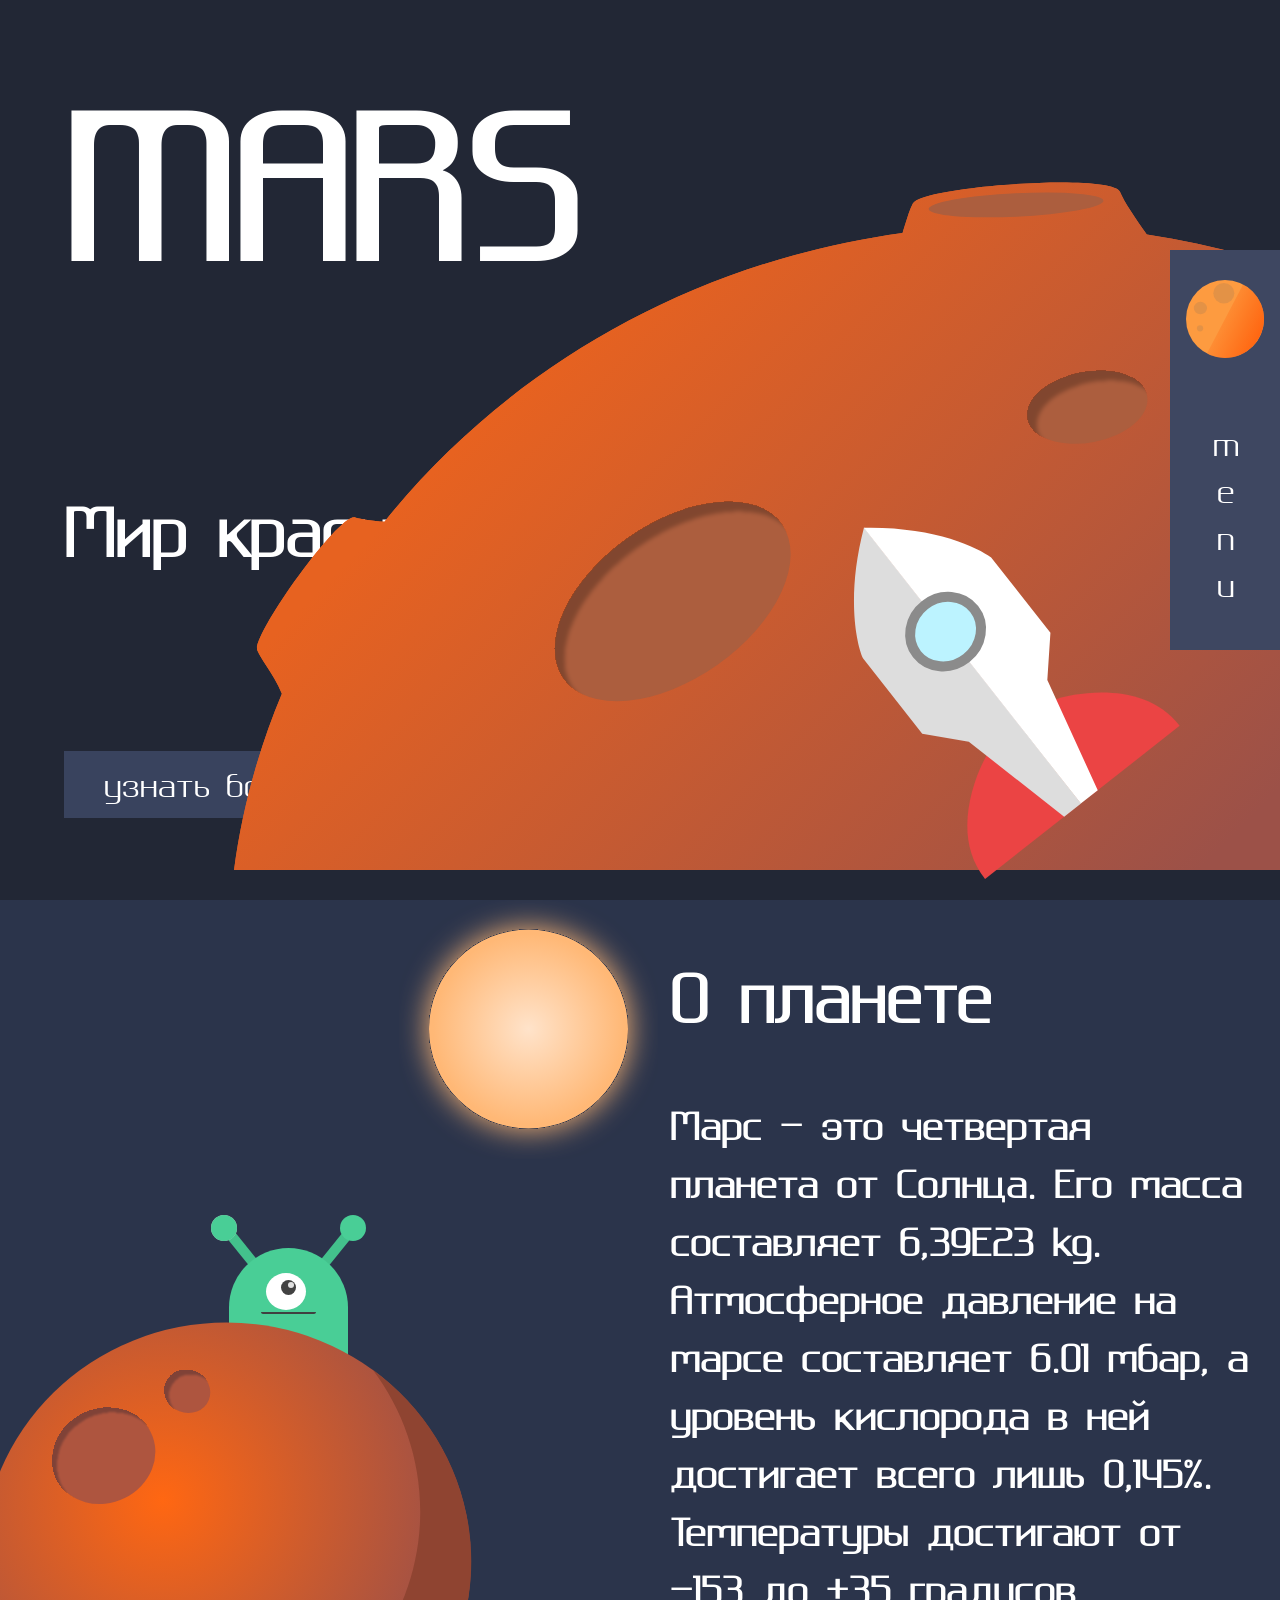
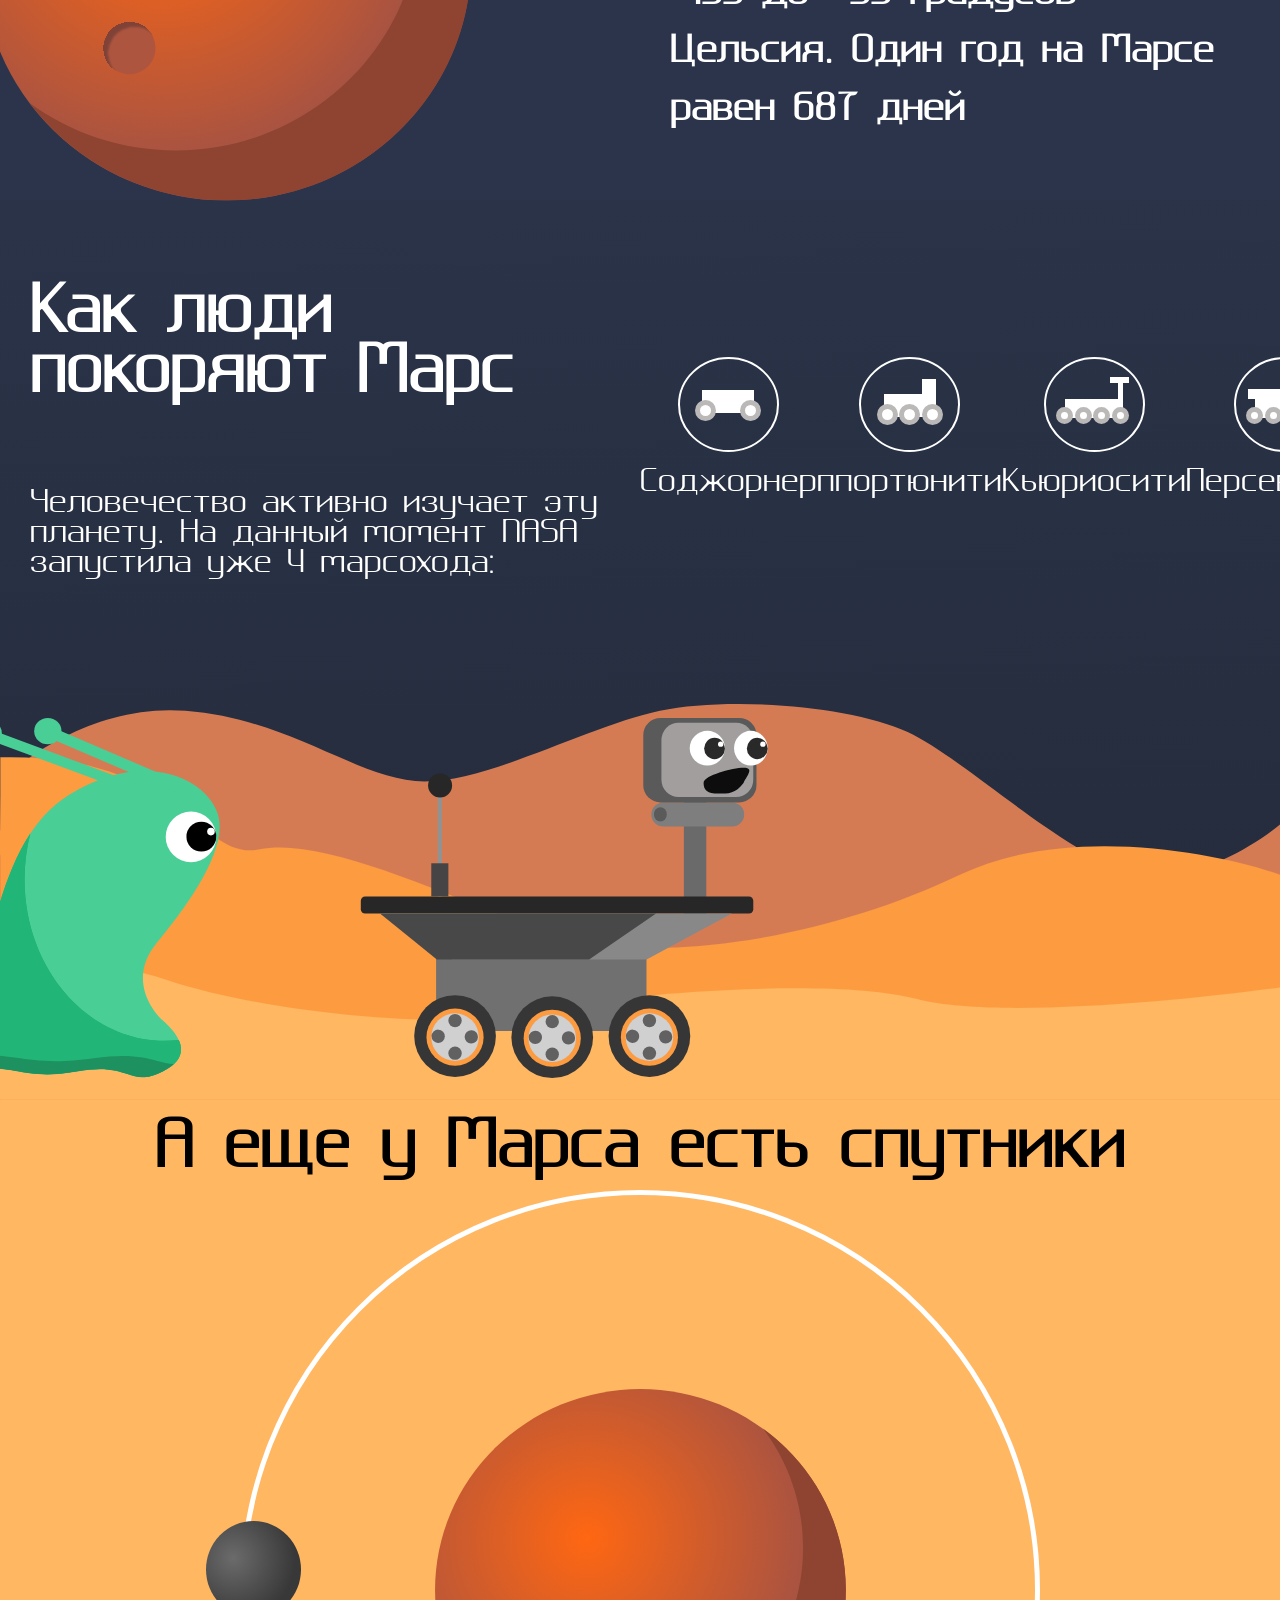
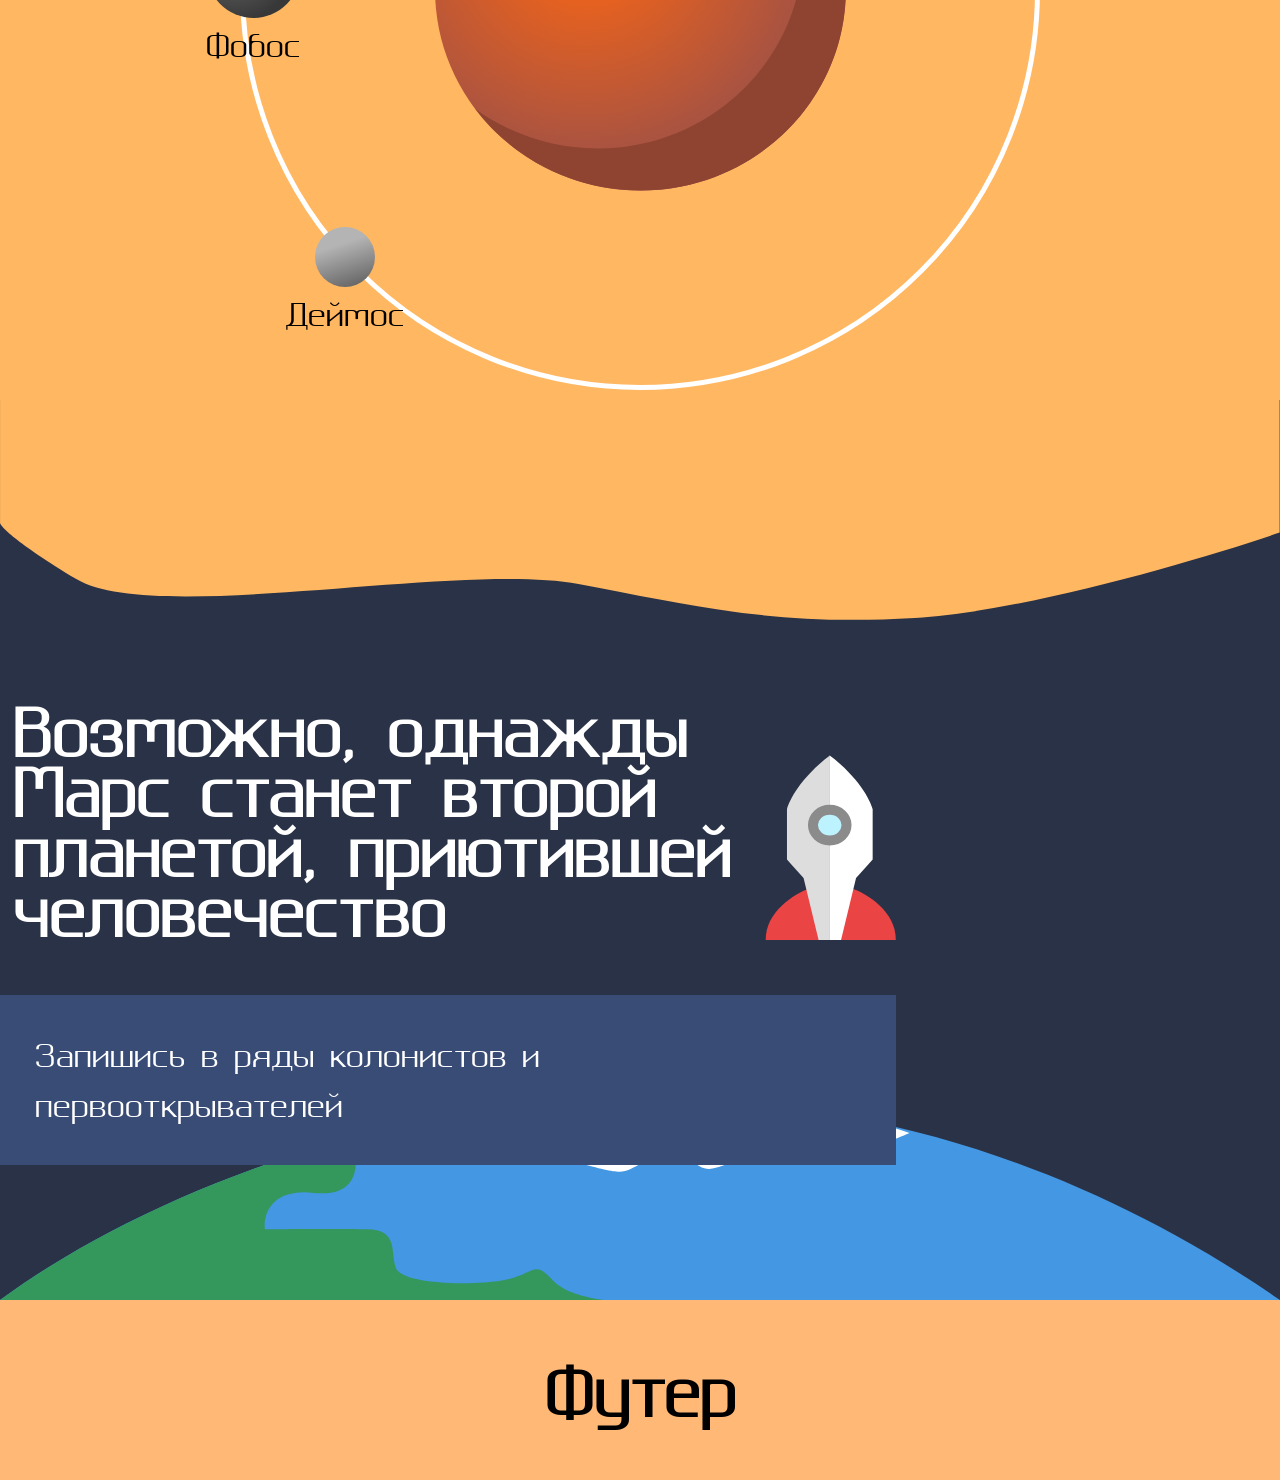
<file: index.html>
<!DOCTYPE html>
<html lang="en">

<head>
    <meta charset="UTF-8">
    <meta name="viewport" content="width=device-width, initial-scale=1.0">
    <title>Mars</title>
    <link rel="stylesheet" href="style.css">
    <link rel="icon" href="img/logo.svg">
</head>

<body>
    <nav class="menu">
        <div class="menuleft">
            <a href="#"><img src="img/logo.svg" alt=""></a>
            <p>menu</p>
        </div>
        <div class="menuright">
            <a href="#info">о планете</a>
            <a href="#rover">об изучении</a>
            <a href="#redplanet">о спутниках</a>
            <a href="#nearfooter">о колонизации</a>
        </div>
    </nav>
    <header class="head">
        <div class="headercontent">
            <h1>MARS</h1>
            <h2>Мир красного песка</h2>
            <a href="info.html">узнать больше</a>
        </div>
        <img class="planet" src="img/header-planet.svg" alt="">
        <img class="rocket" src="img/header-rocket.svg" alt="">
    </header>




    <section class="information1" id="info">
        <div class="informationleft">
            <div class="greenalien">
                <img src="img/section-2-alien-eye.svg" alt="">
            </div>
            <img class="marsandsun" src="img/section-2-planets.svg" alt="">
        </div>
        <div class="informationright">
            <h2>О планете</h2>
            <h3>Марс - это четвертая планета от Солнца. Его масса составляет 6,39E23 kg. Атмосферное давление на марсе
                составляет 6.01 мбар, а уровень кислорода в ней достигает всего лишь 0,145%. Температуры достигают от
                -153 до +35 градусов Цельсия. Один год на Марсе равен 687 дней</h3>
        </div>
    </section>




    <section class="rover" id="rover">
        <div class="rovertop">
            <div class="roverleft">
                <h2>Как люди покоряют Марс</h2>
                <p>Человечество активно изучает эту планету. На данный момент NASA запустила уже 4 марсохода:</p>
            </div>
            <div class="roverright">
                <div class="a"><img src="img/section-3-rover-1-ic.svg" alt="">
                    <p>Cоджорнер</p>
                </div>
                <div class="b"><img src="img/section-3-rover-2-ic.svg" alt="">
                    <p>ппортюнити</p>
                </div>
                <div class="c"><img src="img/section-3-rover-3-ic.svg" alt="">
                    <p>Кьюриосити</p>
                </div>
                <div class="d"><img src="img/section-3-rover-4-ic.svg" alt="">
                    <p>Персевиранс</p>
                </div>
            </div>

        </div>
        <div class="roverbottoooooooom">
            <img class="green" src="img/section-3-alien.svg" alt="">
            <img class="machine" src="img/section-3-rover.svg" alt="">
        </div>
    </section>




    <section id="redplanet" class="red-planet">
        <h2>А еще у Марса есть спутники</h2>
        <div class="maindiv">
            <img src="img/section-4-mars.svg" alt="">
            <div class="deimos">
                <img src="img/section-4-deimos.svg" alt="">
                <p>Деймос</p>
            </div>
        <div class="phobos">
            <img src="img/section-4-phobos.svg" alt="">
            <p>Фобос</p>
        </div>
        </div>
    </section>




    <section id="nearfooter" class="nearfooter">
        <h2 class="text2">Возможно, однажды Марс станет второй планетой, приютившей человечество</h2>
        <img class="bottomearth"src="img/section-5-bg-bottom-earth.svg" alt="">
        <img class="topicture" src="img/section-5-bg-top.svg" alt="">
        <img class="finalrocket" src="img/section-5-rocket.svg" alt="">
        <a class="just_A" href="info.html">Запишись в ряды колонистов и первооткрывателей</a>
    </section>




    <footer class="final_text">
        <h2 class="final_word">Футер</h2>
    </footer>
</body>
</html>
<html>
</file>
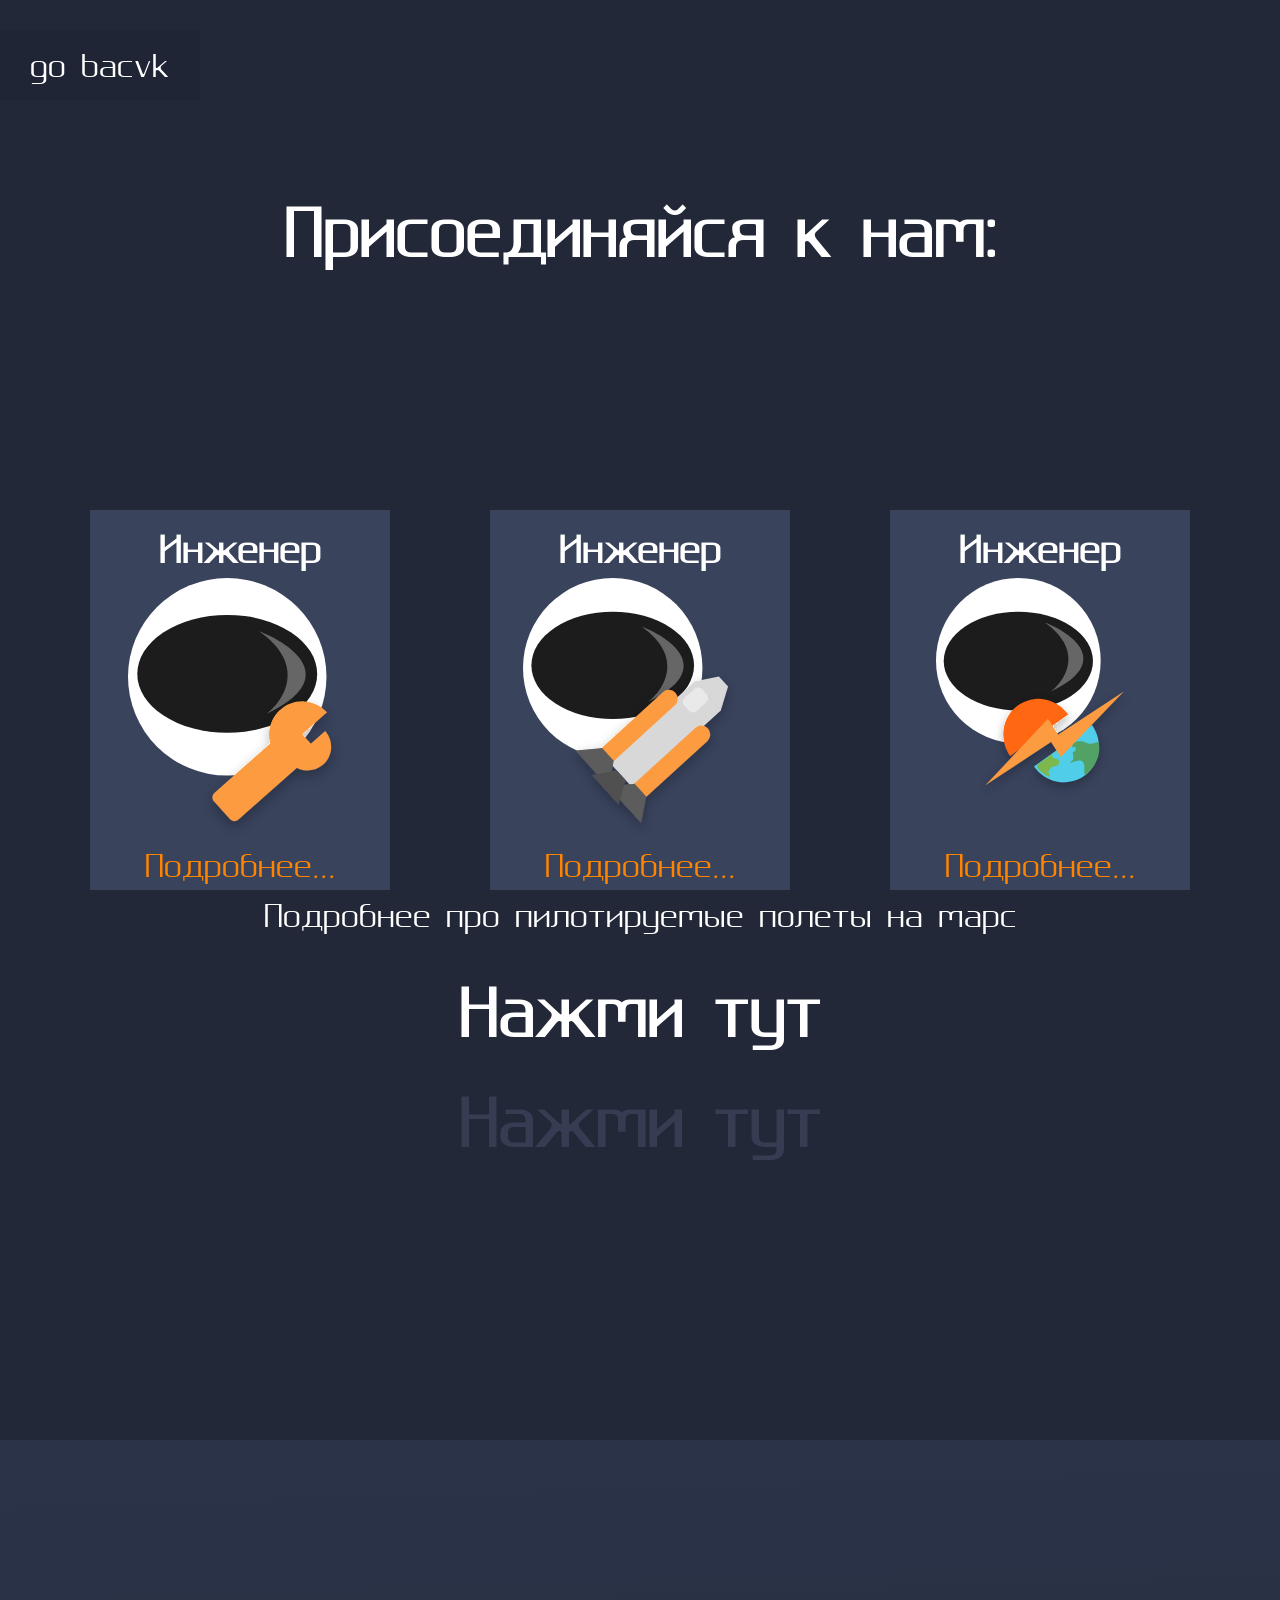
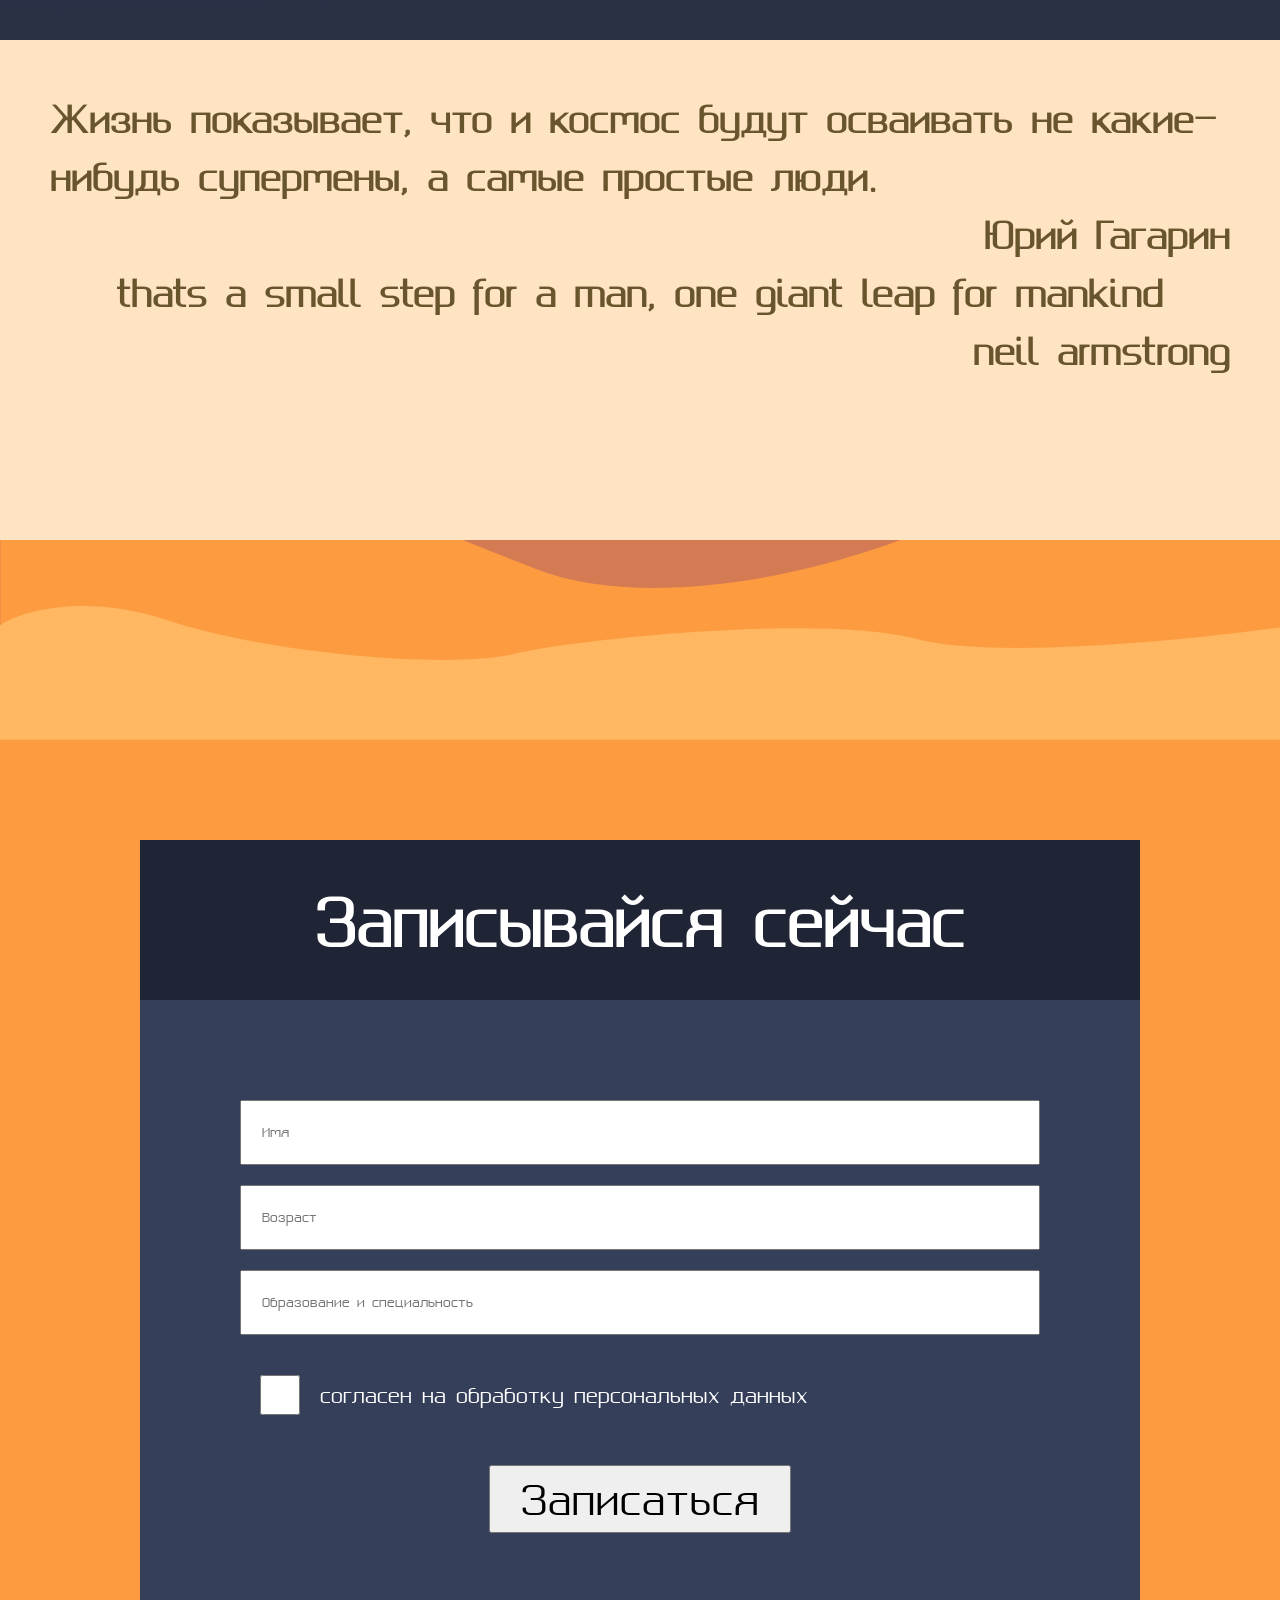
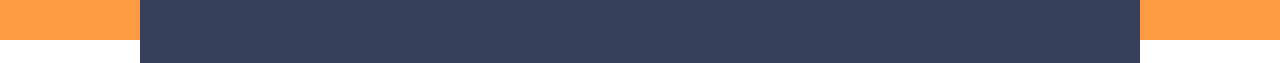
<file: info.html>
<!DOCTYPE html>
<html lang="en">

<head>
    <meta charset="UTF-8">
    <meta name="viewport" content="width=device-width, initial-scale=1.0">
    <title>mars</title>
    <link rel="stylesheet" href="info.css">
    <link rel="icon" href="img/logo.svg">
</head>

<body>
    <section class="firstsection">
        <h2>Присоединяйся к нам:</h2>
        <div class="div1">
            <div class="divcard1">
                <h3>Инженер</h3>
                <img src="img/Group 32.svg" alt="">
                <p>Подробнее...</p>
            </div>
            <div class="divcard1">
                <h3>Инженер</h3>
                <img src="img/Group 33.svg" alt="">
                <p>Подробнее...</p>
            </div>
            <div class="divcard1">
                <h3>Инженер</h3>
                <img src="img/Group 34.svg" alt="">
                <p>Подробнее...</p>
            </div>
        </div>
    </section>




    <section class="secondarysector">
        <div>
            <p>Подробнее про пилотируемые полеты на марс</p>
            <h2 class="secondh">Нажми тут</h2>
            <h2 class="h2">Нажми тут</h2>
        </div>
    </section>



    <section class="terentorysection">
        <div class="mainleavediv">
            <div class="nice-job">
                <h3>Жизнь показывает, что и космос будут осваивать не какие-нибудь супермены, а самые простые люди.
                </h3>
                <h3 class="geroye">Юрий Гагарин</h3>
            </div>
            <div class="idkwhattocall">
                <h3 class="armstrong">thats a small step for a man, one giant leap for mankind</h3>
                <h3 class="geroye">neil armstrong</h3>
            </div>
        </div>
    </section>



    <footer class="finalfooter">
        <form class="formgoogledrive" action="">
            <h2 class="fomrh2">Записывайся сейчас</h2>
            <div class="formstructure">
                <input class="forminput" type="text" placeholder="Имя">
                <input  class="forminput" type="text" placeholder="Возраст">
                <input  class="forminput"  type="text" placeholder="Образование и специальность">
                <div class="formbocks">
                    <input class="formbox"type="checkbox" id="hi">
                    <label class="label-form" for="hi">согласен на обработку персональных данных</label>

                </div>
                <button class="form-button">Записаться</button>
            </div>
        </form>
        <a href="index.html" class="goback">go bacvk</a>
    </footer>
</body>

</html>
</file>
<file: style.css>
@font-face {
    font-family: "Gputeks123";
    src: url("font/Gputeks-Regular.woff2") format("woff2"),
           url("font/Gputeks-Regular.woff") format("woff");
   }


*{
    font-family: Gputeks123;
    margin: 0;
    padding: 0;
    box-sizing: border-box;
    
}
html{
    font-size: 30px;
    scroll-behavior: smooth;
}
h1{
    font-size: 6rem;
    line-height: 6rem;
}
h2{
    font-size: 2rem;
    line-height: 2rem;
}
p{
    font-size: 1rem;
    line-height: 1rem;
}


.head{
background-color: #222735;
height: 100vh;

}
.headercontent {
position: absolute;
top: 50%;
transform: translateY(-50%);
left: 5%;
}

.head img{
    position: absolute;
}
.rocket {
    top: 50%;
    left: 60%;
    animation: rocket 10s linear 1;
}
.planet { 
    right: 0;
    bottom: 30px;
}
.head a {
    background-color: #39435E;
    padding: 10px 40px;
    color: white;
    text-decoration: none;
}
/* day one of trying to do this but i failed isnatntly idk how to do this i need help with this stupid homework */
.head h2 {
    color: white;
    padding-top: 30px;
       padding-bottom: 200px;
}
.head h1 {
    color: white;
    padding-bottom: 200px;
}




/* reminder sections must ALWAYS have height: 100vh; */




.information1 {
    background-color:  #2B344B;
    height: 100vh;
    display: flex;
}
.informationright {
    display: flex; flex-direction: column; justify-content: space-around; padding: 30px; color: white;
    height: 100%;
     width: 50%;

}
.informationleft {
    height: 100%;
     width: 50%;
    position: relative;
}
.marsandsun {
    position: absolute;
    top: 50%;
    left: 50%;
    transform: translate(-50%,-50%);
}
.greenalien {
    position: absolute;
    width: 155px;
    height: 197px;
    background: url(img/section-2-alien.svg);
    top: 35%;
    left: 33%;
    animation: greenalien 8s linear infinite;
}
.greenalien img {
    position: absolute;
    top: 33%;
    left: 45%;
    animation: alieneye 3s linear infinite;
}



.rover {
    background: url("img/section-3-bg.svg") bottom/100% no-repeat, 
    linear-gradient(358.26deg, #242A3A -2.15%, #2A3348 98%);
     height: 100vh;
     overflow: hidden;
}
.roverbottoooooooom img {
    height: 50%;
    height: 80%;
    bottom: 5%;

}
.roverbottoooooooom{
    height: 50%;
    position: relative;

}
.rovertop{
    height: 50%;
 display: flex;
 
}
.roverright {
    display: flex;
    height: 100%;
    width: 50%;
    align-items: center;
    justify-content: space-around;
}
.roverleft {
display: flex;
    flex-direction: column;
    justify-content: space-around;
    padding: 30px;
    color: white;
    height: 100%;
    width: 50%;
    
}
.machine {
   position: absolute;
   right: 40%;
   animation: rover 10s linear infinite;
}
.green {
   position: absolute;
   left: -5%;
   animation: greenguy 10s linear infinite;
}

.a {
 color: white;
 text-align: center;
}
.b {
 color: white;
 text-align: center;
}
.c {
 color: white;
 text-align: center;
}
.d {
 color: white;
 text-align: center;
}





.menu {
    position: fixed;
    top: 50%;
    transform: translateY(-50%);
    right: -240px;
    width: 350px;
    height: 400px;
    background-color: #3E4761;
    z-index: 100;
    display: flex;
    transition: 0.3s;
}
.menuleft {
    width: 110px;
    text-align: center;
    padding-top: 30px;
}
.menuright {
    width: 240px;
    display: flex;
      flex-direction: column;
      justify-content: center;
    
}
.menuleft p {
    text-orientation: upright;
    writing-mode: vertical-lr;
    color: white;
    margin: auto;
    margin-top: 50px;
}
.menuright a{
   color: white;
   padding-top: 20px;
   text-decoration: none;
}
.menu:hover {
    right: 0;
}


.red-planet {
    background-color: #FFB762;
        height: 100vh;
        display:flex;
        flex-direction: column; 
        justify-content:space-around;
        align-items: center;

        
}
.maindiv {
    border: 5px solid rgb(255, 255, 255);
    border-radius: 50%;
    width: 800px;
    height: 800px;
    position: relative;
    display: flex;
    justify-content: center;
    align-items: center;
            animation: spinningplanet 10s linear infinite;
}
.phobos{
    position: absolute;
    text-align: center;
    top: 40;
    left: -5%;
     animation: spunik 10s linear infinite;
}
.deimos {
 position: absolute;
     text-align: center;
     top: 80%;
     left: 5%;
      animation: spunik 10s linear infinite;
}


.nearfooter {
background-color: #293246;
height: 100vh;
position: relative;
}
.bottomearth{
 position: absolute;
bottom: 0;
width: 100%;
}
.topicture {
position: absolute;
top: 0;
width: 100%;
}
.finalrocket {
position: absolute;
bottom: 40%;
right: 30%;
}
.just_A {
position: absolute;
bottom: 15%;
right: 30%;
background-color: #394C76;
color: white;
text-decoration: 0;
padding: 35px;
}
.text2 {
    position: absolute;
bottom: 40%;
left: 1%;
color: white;
width: 67%;
}



.final_text {
    background-color: #FFB876;
    height: 20vh;
    display: flex;
    align-items: center;
    justify-content: center;
}



















@keyframes rocket {
    0% {
        transform: rotate(90deg);
        top: 100%;
        left: 0;
        
    }
    50%
    {
        transform: rotate(45deg);
        top: 20%;
        left: 35%;
    }
    100%
    {
        transform: rotate(0deg);
        top: 50%;
        left: 60%;
    }
}
@keyframes greenalien {
    0% {
        top: 35%;
    }
    50% {
        top: 55%;
    }
    100%{
        top: 35%;
    }
}
@keyframes alieneye {
    0% {
        left: 38%;
    }
    50% {
        left: 48%;
    }
    100%{
        left: 38%;
    }
}
@keyframes rover {
    0% {
        transform: rotateY(180deg);
        left: 35%;
    }
    15% {
        left: 75%;
         transform: rotateY(0deg);
    }
    30%{
        left: 25%;
        transform: rotateY(0deg);
    }
    45%{
        left: 85%;
         transform: rotateY(0deg);
    }
    60%{
        left: 45%;
        transform: rotateY(180deg);
    }
    80%{
                left: 45%;
        transform: rotateY(180deg);
    }
    100%{
        left: 130%;
        transform: rotateY(180deg);
    }
}
@keyframes greenguy {
    0% {
        left: -30%;
    }
    15% {
        left: -5%;
    }
    30%{
        left: 1%;
    }
    45%{
        left: 10%;

    }
    60%{
        left: 15%;
    }
    80%{
     left: 20%;
    }
    100%{
        left: 115%;
    }
}
@keyframes spinningplanet {
    0%{
        transform: rotate(0deg);
    }
    100%{
        transform: rotate(360deg);
    }
}
@keyframes spunik {
    0%{
        transform: rotate(0deg);
    }
    100%{
        transform: rotate(-360deg);
    }
}
</file>
<file: info.css>
@font-face {
    font-family: "Gputeks123";
    src: url("font/Gputeks-Regular.woff2") format("woff2"),
        url("font/Gputeks-Regular.woff") format("woff");
}


* {
    font-family: Gputeks123;
    margin: 0;
    padding: 0;
    box-sizing: border-box;

}

html {
    font-size: 30px;
    scroll-behavior: smooth;
}

h1 {
    font-size: 6rem;
    line-height: 6rem;
}

h2 {
    font-size: 2rem;
    line-height: 2rem;
}

p {
    font-size: 1rem;
    line-height: 1rem;
}

.firstsection {
    height: 100vh;
    background-color: #222837;
    padding-top: 200px;
    display: flex;
    flex-direction: column;
}

.firstsection h3 {
  color: white;
}

.firstsection h2 {
  color: white;
text-align: center;
}
 .firstsection p{
     color: rgb(255, 132, 0);
 }
 .div1{
    display: flex;
    justify-content: center;
    align-items: center;
    margin-top: 200px;
     
 }
 .div1 img{
    height: 260px;
 }
.divcard1 {
background-color: #39435C;
margin: 50px;
width: 300px;
text-align: center;
padding: 10px;
}



.secondarysector {
    height: 60vh;
    background-color:  #222837;
   text-align: center;
}
.secondarysector p {
    color: white;
}
.secondh {
    color: white;
        padding-top: 50px;
}
.h2 {
    color: #363D53;
        padding-top: 50px;
}



.terentorysection {
    background: url("img/section-3-bg.svg") bottom/100% no-repeat, 
    linear-gradient(358.26deg, #242A3A -2.15%, #2A3348 98%);
    height: 100vh;
    display: flex;
    justify-content: center;
    align-items: center;
}
.mainleavediv{
    background-color: bisque;
    width: 1500px;
    height: 500px;
    padding: 50px;

}
.nice-job {
    color: rgb(105, 85, 45);
}
.idkwhattocall {
    color: rgb(105, 85, 45);
    text-align: right;
}
.geroye {
    color: rgb(105, 85, 45);
    text-align: right;
}
.armstrong {
    color: rgb(105, 85, 45);
    text-align: center;
}






.finalfooter {
    height: 100vh;
    background-color: #FD9B40;
    padding-top: 100px;
}
.formgoogledrive {
   width: 1000px;
    margin: auto;
}
.fomrh2 {
    background-color: #202535;
    color: white;
    text-align: center;
    padding: 50px;
}
.formstructure {
    background-color: #353F5A;
    padding: 100px;
}
.forminput {
    width: 100%;
    padding: 20px;
    margin-bottom: 20px;
}
.formbocks {
    display: flex;
    align-items: center;
    padding: 20px;
}
.formbox {
    margin-right: 20px;
    height: 40px;
    width: 40px;

}
.label-form {
    font-size: 20px;
    color: white;
}
.form-button {
    font-size: 39px;
    padding: 0 30px;
    display: block;
    margin: 30px auto;
}
.goback {
    background-color: #202535;
    position: fixed;
    color: white;
    z-index: 100;
    left: 0;
    top: 30px;
    text-decoration: none;
    padding: 10px 30px;
}
</file>
